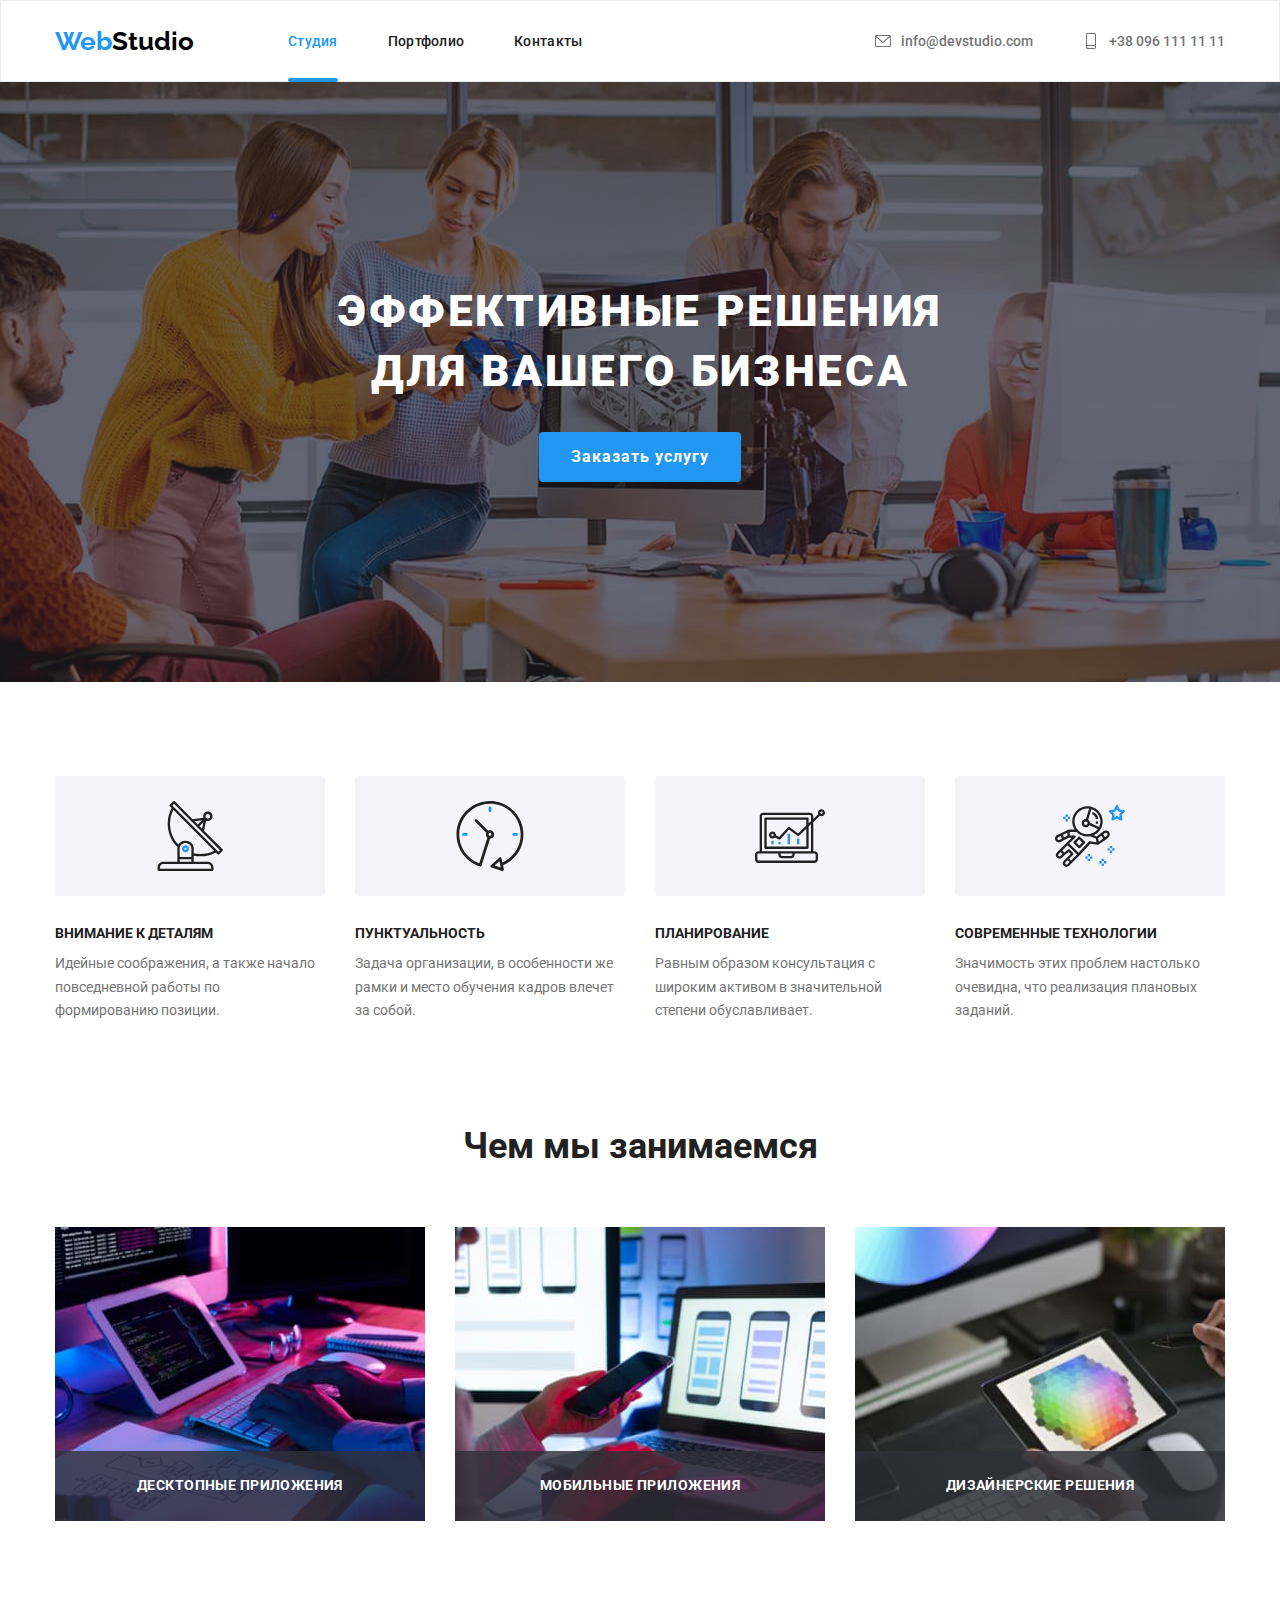
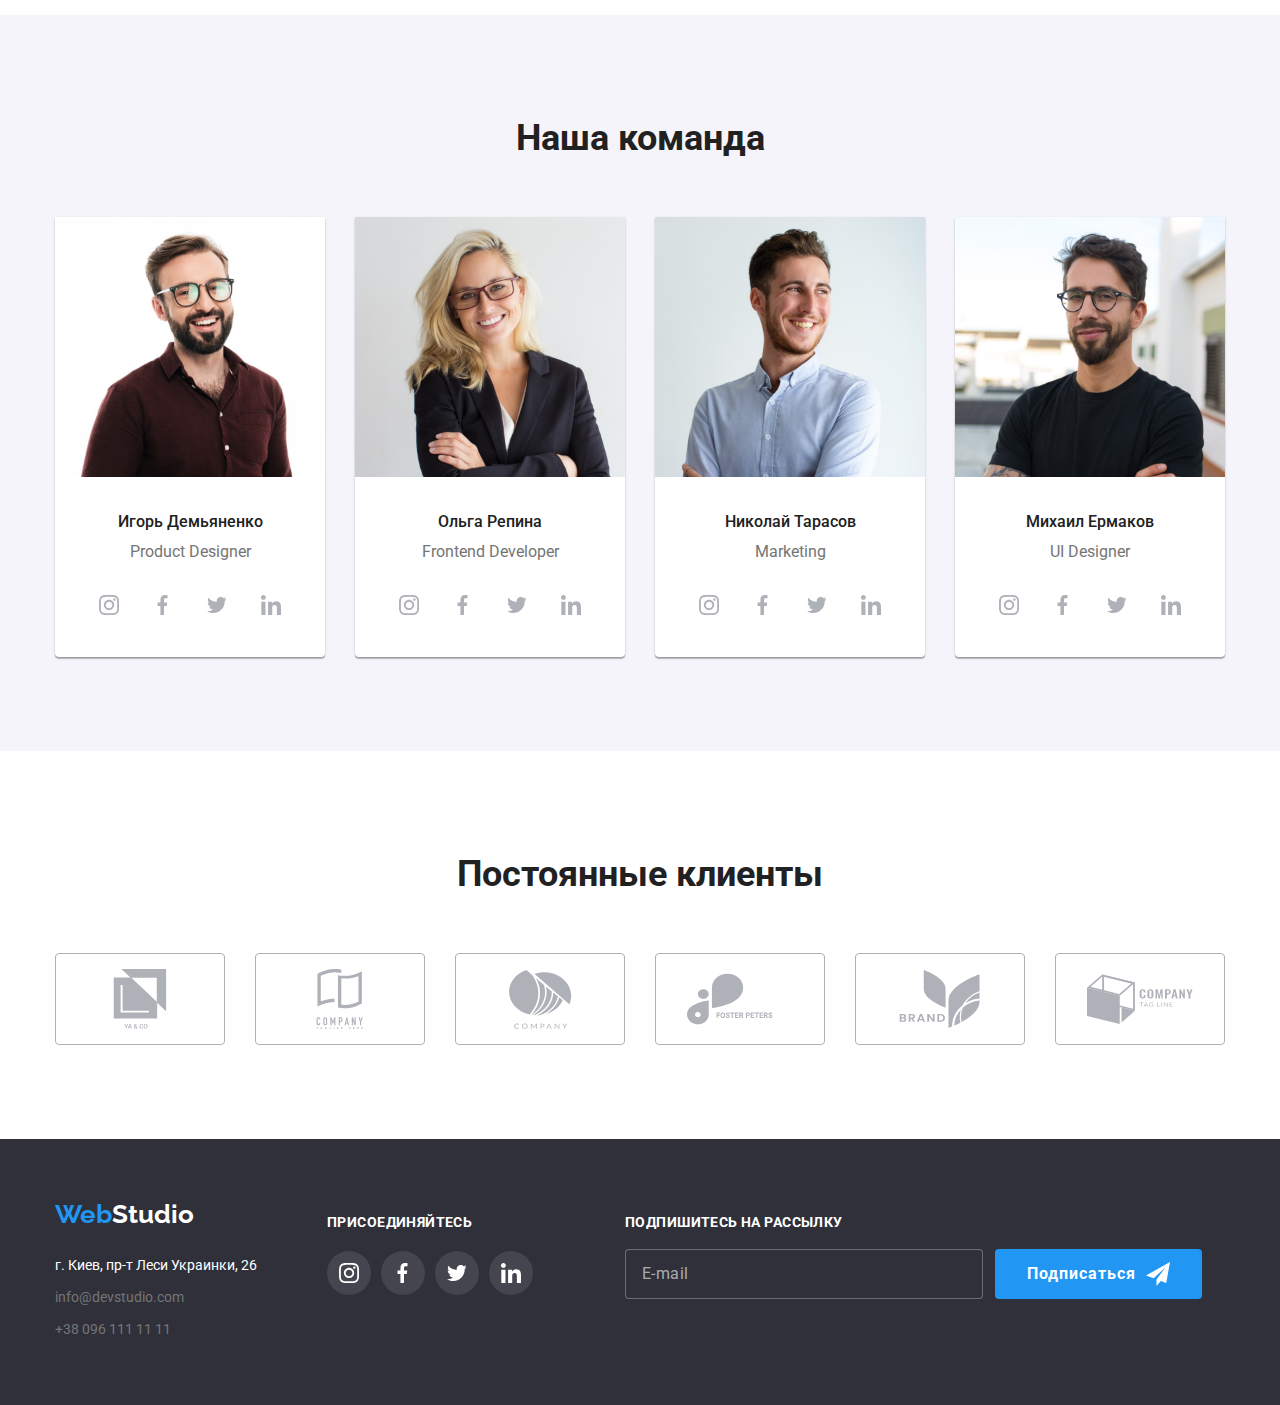
<file: index.html>
<!DOCTYPE html>
<html lang="ru">
  <head>
    <meta charset="UTF-8" />
    <meta http-equiv="X-UA-Compatible" content="IE=edge" />
    <meta name="viewport" content="width=device-width, initial-scale=1.0" />
    <title>WebStudio (version 2.1)</title>
    <!-- шрифты -->
    <link rel="preconnect" href="https://fonts.googleapis.com" />
    <link rel="preconnect" href="https://fonts.gstatic.com" crossorigin />
    <link
      href="https://fonts.googleapis.com/css2?family=Raleway:ital,wght@0,100;0,200;0,300;0,400;0,500;0,600;0,700;0,800;0,900;1,100;1,200;1,300;1,400;1,500;1,600;1,700;1,800;1,900&family=Roboto:ital,wght@0,100;0,300;0,400;0,500;0,700;0,900;1,100;1,300;1,400;1,500;1,700;1,900&display=swap"
      rel="stylesheet"
    />
    <!-- шрифты -->
    <link rel="stylesheet" href="./css/main.min.css" />
  </head>
  <body>
    <header class="header">
      <div class="container container--flex">
        <nav class="navigation-box navigation-box--border">
          <div class="logo-box">
            <a href="./index.html" class="logo" lang="en"
              ><span class="logo__first-half">Web</span
              ><span class="logo__second-half">Studio</span></a
            >
          </div>
          <ul class="navigation">
            <li class="navigation__list">
              <a
                class="navigation__link navigation__link--visited"
                href="./index.html"
                >Студия</a
              >
            </li>
            <li class="navigation__list">
              <a class="navigation__link" href="./portfolio.html">Портфолио</a>
            </li>
            <li class="navigation__list">
              <a class="navigation__link" href="./try.html">Контакты</a>
            </li>
          </ul>
        </nav>
        <ul class="contact">
          <li class="contact__list">
            <a class="contact__link" href="mailto:info@devstudio.com"
              ><svg class="contact__icon" width="16" height="12">
                <use href="./images/icons.svg#email"></use>
              </svg>
              info@devstudio.com</a
            >
          </li>
          <li class="contact__list">
            <a class="contact__link" href="tel:+380961111111">
              <svg class="contact__icon" width="16" height="16">
                <use href="./images/icons.svg#smartphone"></use>
              </svg>
              +38 096 111 11 11</a
            >
          </li>
        </ul>
      </div>
    </header>

    <main>
      <section class="hero">
        <div class="container">
          <h1 class="hero__title">Эффективные решения для вашего бизнеса</h1>
          <button data-modal-open class="button hero__button" type="button">
            Заказать услугу
          </button>
        </div>
      </section>

      <section class="benefits">
        <div class="container">
          <h2 class="text-hidden">Наши преимущества</h2>
          <ul class="cards">
            <li class="benefits__list cards__list">
              <div class="benefits__box-icon" style="height: 120px">
                <svg class="benefits__icon" width="70" height="70">
                  <use href="./images/icons.svg#sputnik"></use>
                </svg>
              </div>
              <h3 class="benefits__tittle">Внимание к деталям</h3>
              <p class="benefits__text">
                Идейные соображения, а также начало повседневной работы по
                формированию позиции.
              </p>
            </li>
            <li class="benefits__list cards__list">
              <div class="benefits__box-icon" style="height: 120px">
                <svg class="benefits__icon" width="70" height="70">
                  <use href="./images/icons.svg#clock"></use>
                </svg>
              </div>
              <h3 class="benefits__tittle">Пунктуальность</h3>
              <p class="benefits__text">
                Задача организации, в особенности же рамки и место обучения кадров
                влечет за собой.
              </p>
            </li>
            <li class="benefits__list cards__list">
              <div class="benefits__box-icon" style="height: 120px">
                <svg class="benefits__icon" width="70" height="70">
                  <use href="./images/icons.svg#diagram"></use>
                </svg>
              </div>
              <h3 class="benefits__tittle">Планирование</h3>
              <p class="benefits__text">
                Равным образом консультация с широким активом в значительной степени
                обуславливает.
              </p>
            </li>
            <li class="benefits__list cards__list">
              <div class="benefits__box-icon" style="height: 120px">
                <svg class="benefits__icon" width="70" height="70">
                  <use href="./images/icons.svg#astronaut"></use>
                </svg>
              </div>
              <h3 class="benefits__tittle">Современные технологии</h3>
              <p class="benefits__text">
                Значимость этих проблем настолько очевидна, что реализация плановых
                заданий.
              </p>
            </li>
          </ul>
        </div>
      </section>

      <section class="gallery">
        <div class="container">
          <h2 class="gallery__title other-title">Чем мы занимаемся</h2>
          <ul class="cards">
            <li class="cards__list">
              <div class="box">
                <img
                  src="./images/programms1.jpg"
                  alt="programms"
                  class="gallery__image"
                  width="370"
                  height="294"
                />
                <p class="gallery__text">Десктопные приложения</p>
              </div>
            </li>
            <li class="cards__list">
              <div class="box">
                <img
                  src="./images/adaptation2.jpg"
                  alt="adaptation"
                  class="gallery__image"
                  width="370"
                  height="294"
                />
                <p class="gallery__text">Мобильные приложения</p>
              </div>
            </li>
            <li class="cards__list">
              <div class="box">
                <img
                  src="./images/choose_color3.jpg"
                  alt="choose_color"
                  class="gallery__image"
                  width="370"
                  height="294"
                />
                <p class="gallery__text">Дизайнерские решения</p>
              </div>
            </li>
          </ul>
        </div>
      </section>

      <section class="teams section-grey">
        <div class="container">
          <h2 class="other-title teams__title">Наша команда</h2>
          <ul class="cards">
            <li class="cards__list person">
              <img
                src="./images/teams/igordemyanenko1.jpg"
                alt="Игорь Демьяненко"
                class="person__image"
                width="270"
                height="260"
              />
              <div class="person__box-texts">
                <h3 class="person__name">Игорь Демьяненко</h3>
                <p class="person__text" lang="en">Product Designer</p>
                <div class="box person__box-utils">
                  <ul class="socials">
                    <li class="socials__list">
                      <a href="" class="socials__link">
                        <svg class="socials__icon">
                          <use href="./images/icons.svg#instagram"></use>
                        </svg>
                      </a>
                    </li>
                    <li class="socials__list">
                      <a href="" class="socials__link">
                        <svg class="socials__icon">
                          <use href="./images/icons.svg#fecebook"></use>
                        </svg>
                      </a>
                    </li>
                    <li class="socials__list">
                      <a href="" class="socials__link">
                        <svg class="socials__icon">
                          <use href="./images/icons.svg#tviter"></use>
                        </svg>
                      </a>
                    </li>
                    <li class="socials__list">
                      <a href="" class="socials__link">
                        <svg class="socials__icon">
                          <use href="./images/icons.svg#linkedin"></use>
                        </svg>
                      </a>
                    </li>
                  </ul>
                </div>
              </div>
            </li>

            <li class="cards__list person">
              <img
                src="./images/teams/olgarepina2.jpg"
                alt="Ольга Репина"
                class="person__image"
                width="270"
                height="260"
              />
              <div class="person__box-texts">
                <h3 class="person__name">Ольга Репина</h3>
                <p class="person__text" lang="en">Frontend Developer</p>
                <div class="box person__box-utils">
                  <ul class="socials">
                    <li class="socials__list">
                      <a href="" class="socials__link">
                        <svg class="socials__icon">
                          <use href="./images/icons.svg#instagram"></use>
                        </svg>
                      </a>
                    </li>
                    <li class="socials__list">
                      <a href="" class="socials__link">
                        <svg class="socials__icon">
                          <use href="./images/icons.svg#fecebook"></use>
                        </svg>
                      </a>
                    </li>
                    <li class="socials__list">
                      <a href="" class="socials__link">
                        <svg class="socials__icon">
                          <use href="./images/icons.svg#tviter"></use>
                        </svg>
                      </a>
                    </li>
                    <li class="socials__list">
                      <a href="" class="socials__link">
                        <svg class="socials__icon">
                          <use href="./images/icons.svg#linkedin"></use>
                        </svg>
                      </a>
                    </li>
                  </ul>
                </div>
              </div>
            </li>

            <li class="cards__list person">
              <img
                src="./images/teams/nikolaytarasov3.jpg"
                alt="Николай Тарасов"
                class="person__image"
                width="270"
                height="260"
              />
              <div class="person__box-texts">
                <h3 class="person__name">Николай Тарасов</h3>
                <p class="person__text" lang="en">Marketing</p>
                <div class="box person__box-utils">
                  <ul class="socials">
                    <li class="socials__list">
                      <a href="" class="socials__link">
                        <svg class="socials__icon">
                          <use href="./images/icons.svg#instagram"></use>
                        </svg>
                      </a>
                    </li>
                    <li class="socials__list">
                      <a href="" class="socials__link">
                        <svg class="socials__icon">
                          <use href="./images/icons.svg#fecebook"></use>
                        </svg>
                      </a>
                    </li>
                    <li class="socials__list">
                      <a href="" class="socials__link">
                        <svg class="socials__icon">
                          <use href="./images/icons.svg#tviter"></use>
                        </svg>
                      </a>
                    </li>
                    <li class="socials__list">
                      <a href="" class="socials__link">
                        <svg class="socials__icon">
                          <use href="./images/icons.svg#linkedin"></use>
                        </svg>
                      </a>
                    </li>
                  </ul>
                </div>
              </div>
            </li>

            <li class="cards__list person">
              <img
                src="./images/teams/mikhailermakov4.jpg"
                alt="mikhailermakov"
                class="person__image"
                width="270"
                height="260"
              />
              <div class="person__box-texts">
                <h3 class="person__name">Михаил Ермаков</h3>
                <p class="person__text" lang="en">UI Designer</p>
                <div class="box person__box-utils">
                  <ul class="socials">
                    <li class="socials__list">
                      <a href="" class="socials__link">
                        <svg class="socials__icon">
                          <use href="./images/icons.svg#instagram"></use>
                        </svg>
                      </a>
                    </li>
                    <li class="socials__list">
                      <a href="" class="socials__link">
                        <svg class="socials__icon">
                          <use href="./images/icons.svg#fecebook"></use>
                        </svg>
                      </a>
                    </li>
                    <li class="socials__list">
                      <a href="" class="socials__link">
                        <svg class="socials__icon">
                          <use href="./images/icons.svg#tviter"></use>
                        </svg>
                      </a>
                    </li>
                    <li class="socials__list">
                      <a href="" class="socials__link">
                        <svg class="socials__icon">
                          <use href="./images/icons.svg#linkedin"></use>
                        </svg>
                      </a>
                    </li>
                  </ul>
                </div>
              </div>
            </li>
          </ul>
        </div>
      </section>

      <section class="clients">
        <div class="container">
          <h2 class="other-title clients__title">Постоянные клиенты</h2>
          <ul class="cards">
            <li class="cards__list clients__list">
              <a href="" class="clients__link">
                <svg class="clients__icon">
                  <use href="./images/icons.svg#Object1"></use>
                </svg>
              </a>
            </li>
            <li class="cards__list clients__list">
              <a href="" class="clients__link">
                <svg class="clients__icon">
                  <use href="./images/icons.svg#Object2"></use>
                </svg>
              </a>
            </li>
            <li class="cards__list clients__list">
              <a href="" class="clients__link">
                <svg class="clients__icon">
                  <use href="./images/icons.svg#Object3"></use>
                </svg>
              </a>
            </li>

            <li class="cards__list clients__list">
              <a href="" class="clients__link">
                <svg class="clients__icon">
                  <use href="./images/icons.svg#Object4"></use>
                </svg>
              </a>
            </li>
            <li class="cards__list clients__list">
              <a href="" class="clients__link">
                <svg class="clients__icon">
                  <use href="./images/icons.svg#Object5"></use>
                </svg>
              </a>
            </li>
            <li class="cards__list clients__list">
              <a href="" class="clients__link">
                <svg class="clients__icon">
                  <use href="./images/icons.svg#Object6"></use>
                </svg>
              </a>
            </li>
          </ul>
        </div>
      </section>
    </main>

    <footer class="footer section-dark">
      <div class="container box-flex">
        <div class="footer__box-contact">
          <a href="./index.html" class="logo" lang="en"
            ><span class="logo__first-half">Web</span
            ><span class="logo__second-half logo__second-half--white"
              >Studio</span
            ></a
          >
          <address class="footer__address">
            <ul class="contact contact--footer">
              <li class="contact__list contact__list--none">
                <a
                  class="contact__link contact__link--footer contact__link--white"
                  target="_blank"
                  rel="noreferrer noopener"
                  href="https://goo.gl/maps/MACws7WKtXHHxCj89"
                  >г. Киев, пр-т Леси Украинки, 26</a
                >
              </li>
              <li class="contact__list contact__list--noner">
                <a
                  class="contact__link contact__link--footer"
                  href="mailto:info@devstudio.com"
                  >info@devstudio.com</a
                >
              </li>
              <li class="contact__list contact__list--none">
                <a
                  class="contact__link contact__link--footer"
                  href="tel:+380961111111"
                  >+38 096 111 11 11</a
                >
              </li>
            </ul>
          </address>
        </div>
        <div class="footer__box-social">
          <h3 class="footer__title">присоединяйтесь</h3>
          <ul class="socials">
            <li class="socials__list">
              <a href="" class="socials__link socials__link--dark">
                <svg class="socials__icon socials__icon--white">
                  <use href="./images/icons.svg#instagram"></use>
                </svg>
              </a>
            </li>
            <li class="socials__list">
              <a href="" class="socials__link socials__link--dark">
                <svg class="socials__icon socials__icon--white">
                  <use href="./images/icons.svg#fecebook"></use>
                </svg>
              </a>
            </li>
            <li class="socials__list">
              <a href="" class="socials__link socials__link--dark">
                <svg class="socials__icon socials__icon--white">
                  <use href="./images/icons.svg#tviter"></use>
                </svg>
              </a>
            </li>
            <li class="socials__list">
              <a href="" class="socials__link socials__link--dark">
                <svg class="socials__icon socials__icon--white">
                  <use href="./images/icons.svg#linkedin"></use>
                </svg>
              </a>
            </li>
          </ul>
        </div>
        <div class="footer__box-subscribe">
          <label
            ><span class="input-label footer__input-label"
              >Подпишитесь на рассылку</span
            ></label
          >
          <form class="box-flex" name="subscr-form" autocomplete="on">
            <input
              class="input footer__input"
              type="email"
              name="email"
              id="email"
              placeholder="E-mail"
            />
            <button type="submit" class="button footer__button">
              Подписаться
              <svg class="button__icon">
                <use href="./images/icons.svg#icon-send"></use>
              </svg>
            </button>
          </form>
        </div>
      </div>
    </footer>

    <div data-modal class="modal is-hidden">
      <div class="modal__box">
        <button data-modal-close class="button-close" type="button">x</button>
        <form class="modal__form">
          <p class="modal__title">Оставьте свои данные, мы вам перезвоним</p>
          <div role="group">
            <label class="box"
              ><span class="input-label modal__input-label">Имя</span>
              <span class="box">
                <input
                  class="input modal__input"
                  type="text"
                  name="name"
                  placeholder=" "
                />
                <svg class="input-icon">
                  <use href="./images/icons.svg#celovechek"></use>
                </svg>
              </span>
            </label>
            <label class="box"
              ><span class="input-label modal__input-label">Телефон</span>
              <span class="box">
                <input
                  class="input modal__input"
                  type="tel"
                  name="number-phone"
                  placeholder=" "
                />
                <svg class="input-icon">
                  <use href="./images/icons.svg#telefon"></use>
                </svg>
              </span>
            </label>
            <label class="box"
              ><span class="input-label modal__input-label">Почта</span>
              <span class="box">
                <input
                  class="input modal__input"
                  type="email"
                  name="mail"
                  placeholder=" "
                />
                <svg class="input-icon">
                  <use href="./images/icons.svg#convert"></use>
                </svg>
              </span>
            </label>
            <label
              ><span class="input-label modal__input-label">Комментарий</span>
              <textarea
                class="input input-comments"
                name="comments"
                placeholder="Введите текст"
              ></textarea>
            </label>
            <label class="box agreement">
              <span class="agreement__input-label"
                ><input class="input-agreement" type="checkbox" />
                <a class="agreement__terms" href="">Условия договора</a>
                <span class="agreement__text"
                  >Соглашаюсь с рассылкой и принимаю</span
                >
                <span class="agreement__icon"> </span>
              </span>
            </label>
          </div>
          <button class="button modal__button" type="submit">Отправить</button>
        </form>
      </div>
    </div>
    <script src="./js/modal.js"></script>
  </body>
</html>
</file>
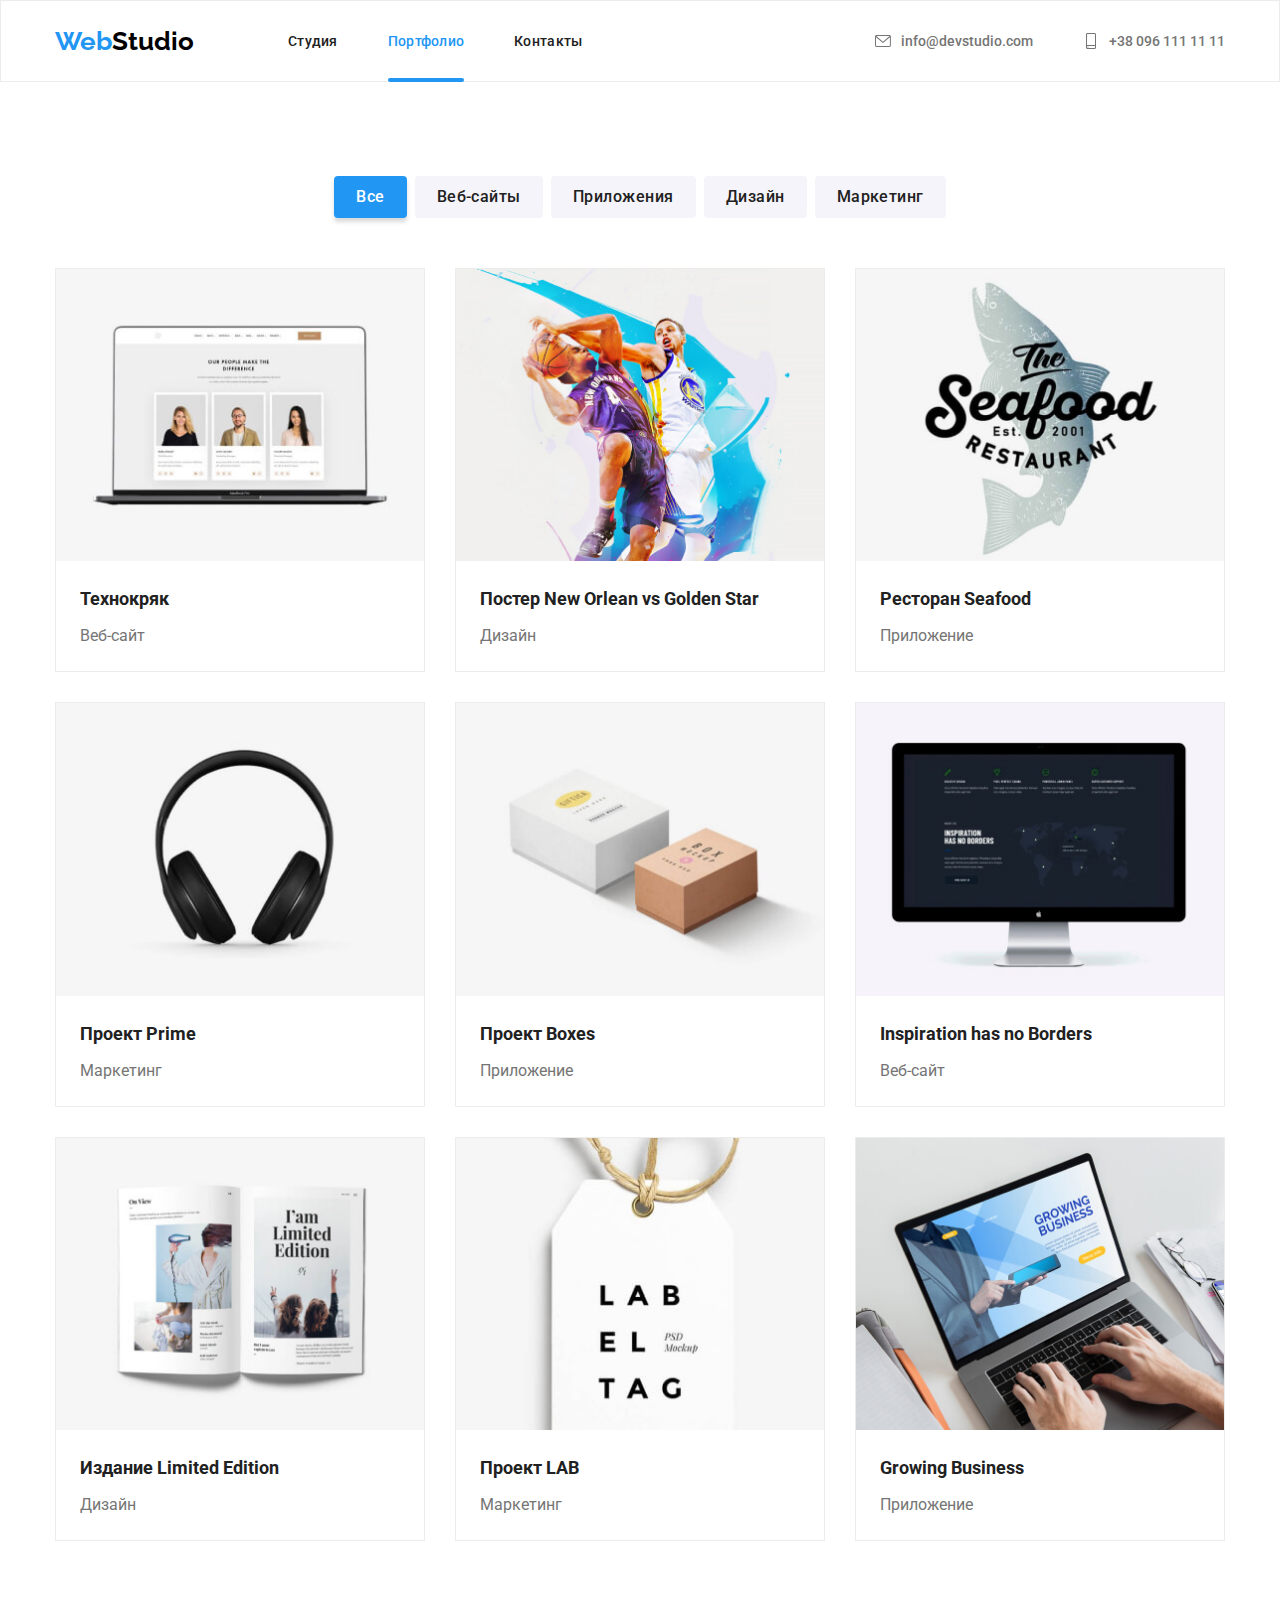
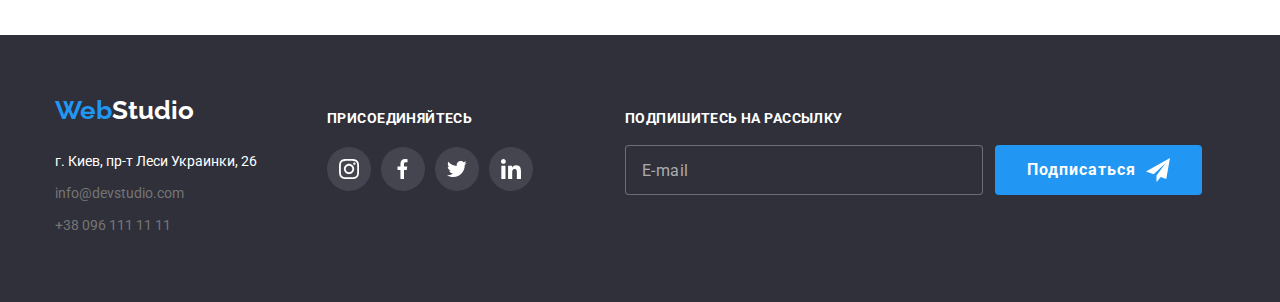
<file: portfolio.html>
<!DOCTYPE html>
<html lang="ru">
  <head>
    <meta charset="UTF-8" />
    <meta http-equiv="X-UA-Compatible" content="IE=edge" />
    <meta name="viewport" content="width=device-width, initial-scale=1.0" />
    <title>WebStudio (version 2.1)</title>
    <!-- шрифты -->
    <link rel="preconnect" href="https://fonts.googleapis.com" />
    <link rel="preconnect" href="https://fonts.gstatic.com" crossorigin />
    <link
      href="https://fonts.googleapis.com/css2?family=Raleway:ital,wght@0,100;0,200;0,300;0,400;0,500;0,600;0,700;0,800;0,900;1,100;1,200;1,300;1,400;1,500;1,600;1,700;1,800;1,900&family=Roboto:ital,wght@0,100;0,300;0,400;0,500;0,700;0,900;1,100;1,300;1,400;1,500;1,700;1,900&display=swap"
      rel="stylesheet"
    />
    <!-- шрифты -->
    <link rel="stylesheet" href="./css/profile.min.css" />
  </head>
  <body>
    <header class="header">
      <div class="container container--flex">
        <nav class="navigation-box navigation-box--border">
          <div class="logo-box">
            <a href="./index.html" class="logo" lang="en"
              ><span class="logo__first-half">Web</span
              ><span class="logo__second-half">Studio</span></a
            >
          </div>
          <ul class="navigation">
            <li class="navigation__list">
              <a class="navigation__link" href="./index.html">Студия</a>
            </li>
            <li class="navigation__list">
              <a
                class="navigation__link navigation__link--visited"
                href="./portfolio.html"
                >Портфолио</a
              >
            </li>
            <li class="navigation__list">
              <a class="navigation__link" href="./try.html">Контакты</a>
            </li>
          </ul>
        </nav>
        <ul class="contact">
          <li class="contact__list">
            <a class="contact__link" href="mailto:info@devstudio.com"
              ><svg class="contact__icon" width="16" height="12">
                <use href="./images/icons.svg#email"></use>
              </svg>
              info@devstudio.com</a
            >
          </li>
          <li class="contact__list">
            <a class="contact__link" href="tel:+380961111111">
              <svg class="contact__icon" width="16" height="16">
                <use href="./images/icons.svg#smartphone"></use>
              </svg>
              +38 096 111 11 11</a
            >
          </li>
        </ul>
      </div>
    </header>

    <main>
      <section class="section">
        <div class="container">
          <h1 class="text-hidden">Портфолио работ</h1>
          <div class="filter">
            <ul class="filter__box">
              <li class="filter__list">
                <button
                  class="button filter__button filter__button--visit"
                  type="button"
                >
                  Все
                </button>
              </li>
              <li class="filter__list">
                <button class="button filter__button" type="button">
                  Веб-сайты
                </button>
              </li>
              <li class="filter__list">
                <button class="button filter__button" type="button">
                  Приложения
                </button>
              </li>
              <li class="filter__list">
                <button class="button filter__button" type="button">Дизайн</button>
              </li>
              <li class="filter__list">
                <button class="button filter__button" type="button">
                  Маркетинг
                </button>
              </li>
            </ul>
          </div>
          <div class="jobs">
            <ul class="jobs__box">
              <li class="jobs__list">
                <div class="box overhid">
                  <img
                    src="./images/portfolio/img.jpg"
                    alt="laptop-with-profiles"
                    width="370"
                    height="294"
                    class="jobs__image"
                  />
                  <p class="jobs__description-text">
                    Ресурс предлагает комплексные предложения с разным уровнем
                    функционала и сервисов. Все это позволит посетителю получить
                    исчерпывающие сведения о компании или частном лице.
                  </p>
                </div>
                <div class="description">
                  <h2 class="description__title">Технокряк</h2>
                  <p class="description__text">Веб-сайт</p>
                </div>
              </li>
              <li class="jobs__list">
                <div class="box overhid">
                  <img
                    src="./images/portfolio/img-1.jpg"
                    alt="two-basketballers"
                    width="370"
                    height="294"
                    class="jobs__image"
                  />
                  <p class="jobs__description-text">
                    Ресурс предлагает комплексные предложения с разным уровнем
                    функционала и сервисов. Все это позволит посетителю получить
                    исчерпывающие сведения о компании или частном лице.
                  </p>
                </div>
                <div class="description">
                  <h2 class="description__title">
                    Постер <span lang="en">New Orlean vs Golden Star</span>
                  </h2>
                  <p class="description__text">Дизайн</p>
                </div>
              </li>
              <li class="jobs__list">
                <div class="box overhid">
                  <img
                    src="./images/portfolio/img-2.jpg"
                    alt="restaurant-seafood"
                    width="370"
                    height="294"
                    class="jobs__image"
                  />
                  <p class="jobs__description-text">
                    Ресурс предлагает комплексные предложения с разным уровнем
                    функционала и сервисов. Все это позволит посетителю получить
                    исчерпывающие сведения о компании или частном лице.
                  </p>
                </div>
                <div class="description">
                  <h2 class="description__title">
                    Ресторан <span lang="en">Seafood</span>
                  </h2>
                  <p class="description__text">Приложение</p>
                </div>
              </li>
              <li class="jobs__list">
                <div class="box overhid">
                  <img
                    src="./images/portfolio/img-3.jpg"
                    alt="headphones"
                    width="370"
                    height="294"
                    class="jobs__image"
                  />
                  <p class="jobs__description-text">
                    Ресурс предлагает комплексные предложения с разным уровнем
                    функционала и сервисов. Все это позволит посетителю получить
                    исчерпывающие сведения о компании или частном лице.
                  </p>
                </div>
                <div class="description">
                  <h2 class="description__title">
                    Проект <span lang="en">Prime</span>
                  </h2>
                  <p class="description__text">Маркетинг</p>
                </div>
              </li>
              <li class="jobs__list">
                <div class="box overhid">
                  <img
                    src="./images/portfolio/img-4.jpg"
                    alt="two-boxes"
                    width="370"
                    height="294"
                    class="jobs__image"
                  />
                  <p class="jobs__description-text">
                    Ресурс предлагает комплексные предложения с разным уровнем
                    функционала и сервисов. Все это позволит посетителю получить
                    исчерпывающие сведения о компании или частном лице.
                  </p>
                </div>
                <div class="description">
                  <h2 class="description__title">
                    Проект <span lang="en">Boxes</span>
                  </h2>
                  <p class="description__text">Приложение</p>
                </div>
              </li>
              <li class="jobs__list">
                <div class="box overhid">
                  <img
                    src="./images/portfolio/img-5.jpg"
                    alt="monitor"
                    width="370"
                    height="294"
                    class="jobs__image"
                  />
                  <p class="jobs__description-text">
                    Ресурс предлагает комплексные предложения с разным уровнем
                    функционала и сервисов. Все это позволит посетителю получить
                    исчерпывающие сведения о компании или частном лице.
                  </p>
                </div>
                <div class="description">
                  <h2 class="description__title" lang="en">
                    Inspiration has no Borders
                  </h2>
                  <p class="description__text">Веб-сайт</p>
                </div>
              </li>
              <li class="jobs__list">
                <div class="box overhid">
                  <img
                    src="./images/portfolio/img-6.jpg"
                    alt="magazine"
                    width="370"
                    height="294"
                    class="jobs__image"
                  />
                  <p class="jobs__description-text">
                    Ресурс предлагает комплексные предложения с разным уровнем
                    функционала и сервисов. Все это позволит посетителю получить
                    исчерпывающие сведения о компании или частном лице.
                  </p>
                </div>
                <div class="description">
                  <h2 class="description__title">
                    Издание <span lang="en">Limited Edition</span>
                  </h2>
                  <p class="description__text">Дизайн</p>
                </div>
              </li>
              <li class="jobs__list">
                <div class="box overhid">
                  <img
                    src="./images/portfolio/img-7.jpg"
                    alt="tag"
                    width="370"
                    height="294"
                    class="jobs__image"
                  />
                  <p class="jobs__description-text">
                    Ресурс предлагает комплексные предложения с разным уровнем
                    функционала и сервисов. Все это позволит посетителю получить
                    исчерпывающие сведения о компании или частном лице.
                  </p>
                </div>
                <div class="description">
                  <h2 class="description__title">
                    Проект <span lang="en">LAB</span>
                  </h2>
                  <p class="description__text">Маркетинг</p>
                </div>
              </li>
              <li class="jobs__list">
                <div class="box overhid">
                  <img
                    src="./images/portfolio/img-8.jpg"
                    alt="work-on-laptop"
                    width="370"
                    height="294"
                    class="jobs__image"
                  />
                  <p class="jobs__description-text">
                    Ресурс предлагает комплексные предложения с разным уровнем
                    функционала и сервисов. Все это позволит посетителю получить
                    исчерпывающие сведения о компании или частном лице.
                  </p>
                </div>
                <div class="description">
                  <h2 class="description__title" lang="en">Growing Business</h2>
                  <p class="description__text">Приложение</p>
                </div>
              </li>
            </ul>
          </div>
        </div>
      </section>
    </main>

    <footer class="footer section-dark">
      <div class="container box-flex">
        <div class="footer__box-contact">
          <a href="./index.html" class="logo" lang="en"
            ><span class="logo__first-half">Web</span
            ><span class="logo__second-half logo__second-half--white"
              >Studio</span
            ></a
          >
          <address class="footer__address">
            <ul class="contact contact--footer">
              <li class="contact__list contact__list--none">
                <a
                  class="contact__link contact__link--footer contact__link--white"
                  target="_blank"
                  rel="noreferrer noopener"
                  href="https://goo.gl/maps/MACws7WKtXHHxCj89"
                  >г. Киев, пр-т Леси Украинки, 26</a
                >
              </li>
              <li class="contact__list contact__list--noner">
                <a
                  class="contact__link contact__link--footer"
                  href="mailto:info@devstudio.com"
                  >info@devstudio.com</a
                >
              </li>
              <li class="contact__list contact__list--none">
                <a
                  class="contact__link contact__link--footer"
                  href="tel:+380961111111"
                  >+38 096 111 11 11</a
                >
              </li>
            </ul>
          </address>
        </div>
        <div class="footer__box-social">
          <h3 class="footer__title">присоединяйтесь</h3>
          <ul class="socials">
            <li class="socials__list">
              <a href="" class="socials__link socials__link--dark">
                <svg class="socials__icon socials__icon--white">
                  <use href="./images/icons.svg#instagram"></use>
                </svg>
              </a>
            </li>
            <li class="socials__list">
              <a href="" class="socials__link socials__link--dark">
                <svg class="socials__icon socials__icon--white">
                  <use href="./images/icons.svg#fecebook"></use>
                </svg>
              </a>
            </li>
            <li class="socials__list">
              <a href="" class="socials__link socials__link--dark">
                <svg class="socials__icon socials__icon--white">
                  <use href="./images/icons.svg#tviter"></use>
                </svg>
              </a>
            </li>
            <li class="socials__list">
              <a href="" class="socials__link socials__link--dark">
                <svg class="socials__icon socials__icon--white">
                  <use href="./images/icons.svg#linkedin"></use>
                </svg>
              </a>
            </li>
          </ul>
        </div>
        <div class="footer__box-subscribe">
          <label
            ><span class="input-label footer__input-label"
              >Подпишитесь на рассылку</span
            ></label
          >
          <form class="box-flex" name="subscr-form" autocomplete="on">
            <input
              class="input footer__input"
              type="email"
              name="email"
              id="email"
              placeholder="E-mail"
            />
            <button type="submit" class="button footer__button">
              Подписаться
              <svg class="button__icon">
                <use href="./images/icons.svg#icon-send"></use>
              </svg>
            </button>
          </form>
        </div>
      </div>
    </footer>
  </body>
</html>
</file>
<file: css/main.min.css>
.logo__second-half,.logo__first-half{font-family:"Raleway",sans-serif;font-weight:700;font-size:26px;line-height:1.192}.navigation,.navigation-box,.container--flex,.contact__link,.contact,.agreement__input-label,.button{display:-webkit-box;display:-ms-flexbox;display:flex;-webkit-box-align:center;-ms-flex-align:center;align-items:center}.person__text,.person__name,.other-title{display:block;text-align:center}.clients__link,.gallery__text,.benefits__box-icon,.socials__link,.button-close{display:-webkit-box;display:-ms-flexbox;display:flex;-webkit-box-align:center;-ms-flex-align:center;align-items:center;-webkit-box-pack:center;-ms-flex-pack:center;justify-content:center}.modal__box{position:absolute;left:50%;top:50%;-webkit-transform:translate(-50%, -50%) scale(1);transform:translate(-50%, -50%) scale(1)}.person__text,.person__name{font-weight:400;font-size:16px;line-height:1.875}a{text-decoration:none}html{-webkit-box-sizing:border-box;box-sizing:border-box}*,*::before,*::after{-webkit-box-sizing:inherit;box-sizing:inherit}img{display:block;max-width:100%;height:auto}a,input,button,textarea{outline:none}button{font-family:inherit;border:none;outline:none;cursor:pointer}html,body,div,span,applet,object,iframe,h1,h2,h3,h4,h5,h6,p,blockquote,pre,a,abbr,acronym,address,big,cite,code,del,dfn,em,img,ins,kbd,q,s,samp,small,strike,strong,sub,sup,tt,var,b,u,i,center,dl,dt,dd,ol,ul,li,fieldset,form,label,legend,table,caption,tbody,tfoot,thead,tr,th,td,article,aside,canvas,details,embed,figure,figcaption,footer,header,hgroup,menu,nav,output,ruby,section,summary,time,mark,audio,video{margin:0;padding:0;border:0;font-size:100%;font:inherit;vertical-align:baseline}article,aside,details,figcaption,figure,footer,header,hgroup,menu,nav,section{display:block}body{line-height:1}ol,ul{list-style:none}blockquote,q{quotes:none}blockquote:before,blockquote:after,q:before,q:after{content:"";content:none}table{border-collapse:collapse;border-spacing:0}body{font-family:"Roboto",sans-serif;color:#212121;font-size:14px}.container{width:1200px;padding-left:15px;padding-right:15px;margin:0 auto}.section-grey{background-color:#f5f4fa}.section-dark{background-color:#2f303a}.box{display:block;position:relative}.box-flex{display:-webkit-box;display:-ms-flexbox;display:flex}.other-title{font-weight:700;font-size:36px;line-height:1.66}.text-hidden{position:absolute;width:1px;height:1px;padding:0;margin:-1px;overflow:hidden;clip:rect(0, 0, 0, 0);white-space:nowrap;border:0}.is-hidden{opacity:0;pointer-events:none;-webkit-transition:opacity 250ms cubic-bezier(0.4, 0, 0.2, 1),-webkit-transform 250ms cubic-bezier(0.4, 0, 0.2, 1);transition:opacity 250ms cubic-bezier(0.4, 0, 0.2, 1),-webkit-transform 250ms cubic-bezier(0.4, 0, 0.2, 1);transition:transform 250ms cubic-bezier(0.4, 0, 0.2, 1),opacity 250ms cubic-bezier(0.4, 0, 0.2, 1);transition:transform 250ms cubic-bezier(0.4, 0, 0.2, 1),opacity 250ms cubic-bezier(0.4, 0, 0.2, 1),-webkit-transform 250ms cubic-bezier(0.4, 0, 0.2, 1)}.overhid{overflow:hidden}.cards{display:-webkit-box;display:-ms-flexbox;display:flex}.cards__list+.cards__list{margin-left:30px}.logo-box{margin-right:94px}.logo__first-half{color:#2196f3;-webkit-transition:color 250ms cubic-bezier(0.4, 0, 0.2, 1);transition:color 250ms cubic-bezier(0.4, 0, 0.2, 1)}.logo:hover .logo__first-half,.logo:focus .logo__first-half{color:#757575}.logo__second-half{color:#000;-webkit-transition:color 250ms cubic-bezier(0.4, 0, 0.2, 1);transition:color 250ms cubic-bezier(0.4, 0, 0.2, 1)}.logo:hover .logo__second-half,.logo:focus .logo__second-half{color:#757575}.logo__second-half--white{color:#fff;-webkit-transition:color 250ms cubic-bezier(0.4, 0, 0.2, 1);transition:color 250ms cubic-bezier(0.4, 0, 0.2, 1)}.button{font-weight:700;font-size:16px;line-height:1.875;letter-spacing:.06em;color:#fff;background-color:#2196f3;border-radius:4px;-webkit-box-shadow:0px 0px 0px rgba(0,0,0,0);box-shadow:0px 0px 0px rgba(0,0,0,0);-webkit-transition:background-color 250ms cubic-bezier(0.4, 0, 0.2, 1),-webkit-box-shadow 250ms cubic-bezier(0.4, 0, 0.2, 1);transition:background-color 250ms cubic-bezier(0.4, 0, 0.2, 1),-webkit-box-shadow 250ms cubic-bezier(0.4, 0, 0.2, 1);transition:background-color 250ms cubic-bezier(0.4, 0, 0.2, 1),box-shadow 250ms cubic-bezier(0.4, 0, 0.2, 1);transition:background-color 250ms cubic-bezier(0.4, 0, 0.2, 1),box-shadow 250ms cubic-bezier(0.4, 0, 0.2, 1),-webkit-box-shadow 250ms cubic-bezier(0.4, 0, 0.2, 1)}.button:hover,.button:focus{background-color:#2288d9;-webkit-box-shadow:0px 4px 4px rgba(0,0,0,.15);box-shadow:0px 4px 4px rgba(0,0,0,.15)}.button__icon{width:24px;height:24px;margin-left:10px;fill:#fff}.button-close{position:absolute;right:1.5%;top:1.4%;width:30px;height:30px;border-radius:50%;font-weight:600;font-size:15px;text-transform:uppercase;background-color:#fff;border:1px solid rgba(255,255,255,.1);-webkit-transition:background-color 250ms cubic-bezier(0.4, 0, 0.2, 1),color 250ms cubic-bezier(0.4, 0, 0.2, 1);transition:background-color 250ms cubic-bezier(0.4, 0, 0.2, 1),color 250ms cubic-bezier(0.4, 0, 0.2, 1)}.button-close:hover,.button-close:focus{background-color:#2288d9;color:#fff}.hero__button{padding:10px 32px;min-width:72px;margin-left:auto;margin-right:auto;margin-top:30px}.footer__button{padding:10px 32px;margin-left:12px}.modal__button{margin:30px auto 0;padding:10px 55px}.filter__button{padding:6px 22px;min-width:72px;font-weight:500;color:#212121;background-color:#f5f4fa;border-radius:4px;letter-spacing:.03em;-webkit-box-shadow:0px 0px 0px rgba(0,0,0,0);box-shadow:0px 0px 0px rgba(0,0,0,0);-webkit-transition:color 250ms cubic-bezier(0.4, 0, 0.2, 1),background-color 250ms cubic-bezier(0.4, 0, 0.2, 1),-webkit-box-shadow 250ms cubic-bezier(0.4, 0, 0.2, 1);transition:color 250ms cubic-bezier(0.4, 0, 0.2, 1),background-color 250ms cubic-bezier(0.4, 0, 0.2, 1),-webkit-box-shadow 250ms cubic-bezier(0.4, 0, 0.2, 1);transition:color 250ms cubic-bezier(0.4, 0, 0.2, 1),background-color 250ms cubic-bezier(0.4, 0, 0.2, 1),box-shadow 250ms cubic-bezier(0.4, 0, 0.2, 1);transition:color 250ms cubic-bezier(0.4, 0, 0.2, 1),background-color 250ms cubic-bezier(0.4, 0, 0.2, 1),box-shadow 250ms cubic-bezier(0.4, 0, 0.2, 1),-webkit-box-shadow 250ms cubic-bezier(0.4, 0, 0.2, 1)}.filter__button:hover,.filter__button:focus{color:#fff;background-color:#2196f3;-webkit-box-shadow:0px 4px 4px rgba(0,0,0,.15);box-shadow:0px 4px 4px rgba(0,0,0,.15)}.filter__button--visit{color:#fff;background-color:#2196f3;-webkit-box-shadow:0px 4px 4px rgba(0,0,0,.15);box-shadow:0px 4px 4px rgba(0,0,0,.15)}.input{position:relative;display:block;border-radius:4px;border:1px solid rgba(255,255,255,.3);-webkit-transition:border-color 250ms cubic-bezier(0.4, 0, 0.2, 1);transition:border-color 250ms cubic-bezier(0.4, 0, 0.2, 1);font-family:"Roboto",sans-serif;font-weight:400;font-size:16px;line-height:1.25;letter-spacing:.03em}.input:hover,.input:focus{border-color:#2196f3}.input::-webkit-input-placeholder{font-family:"Roboto",sans-serif;font-weight:400;font-size:16px;line-height:1.25;letter-spacing:.03em;color:rgba(255,255,255,.6)}.input::-moz-placeholder{font-family:"Roboto",sans-serif;font-weight:400;font-size:16px;line-height:1.25;letter-spacing:.03em;color:rgba(255,255,255,.6)}.input:-ms-input-placeholder{font-family:"Roboto",sans-serif;font-weight:400;font-size:16px;line-height:1.25;letter-spacing:.03em;color:rgba(255,255,255,.6)}.input::-ms-input-placeholder{font-family:"Roboto",sans-serif;font-weight:400;font-size:16px;line-height:1.25;letter-spacing:.03em;color:rgba(255,255,255,.6)}.input::placeholder{font-family:"Roboto",sans-serif;font-weight:400;font-size:16px;line-height:1.25;letter-spacing:.03em;color:rgba(255,255,255,.6)}.footer__input{width:358px;height:50px;padding:16px;background-color:#2f303a;color:#fff}.modal__input{height:40px;width:100%;padding-left:40px;border:1px solid rgba(0,0,0,.15)}.input-label{display:block;cursor:pointer;padding-bottom:4px}.footer__input-label{padding-bottom:20px;font-weight:700;font-size:14px;line-height:1;letter-spacing:.03em;text-transform:uppercase;color:#fff;margin-bottom:0;padding-bottom:20px}.modal__input-label{font-weight:400;font-size:12px;line-height:1;letter-spacing:.01em;color:#757575}.agreement__input-label{-webkit-box-orient:horizontal;-webkit-box-direction:reverse;-ms-flex-direction:row-reverse;flex-direction:row-reverse;-webkit-box-pack:end;-ms-flex-pack:end;justify-content:flex-end;margin-top:20px;font-weight:400;font-size:14px;line-height:1.7;letter-spacing:.03em;cursor:pointer}.input-comments{width:100%;height:120px;padding:12px 16px;resize:none;border:1px solid rgba(0,0,0,.15)}.input-comments::-webkit-input-placeholder{line-height:1.14;letter-spacing:.01em;color:rgba(117,117,117,.5)}.input-comments::-moz-placeholder{line-height:1.14;letter-spacing:.01em;color:rgba(117,117,117,.5)}.input-comments:-ms-input-placeholder{line-height:1.14;letter-spacing:.01em;color:rgba(117,117,117,.5)}.input-comments::-ms-input-placeholder{line-height:1.14;letter-spacing:.01em;color:rgba(117,117,117,.5)}.input-comments::placeholder{line-height:1.14;letter-spacing:.01em;color:rgba(117,117,117,.5)}.input-icon{position:absolute;left:12px;top:50%;-webkit-transform:translateY(-50%);transform:translateY(-50%);fill:#212121;width:18px;height:18px;-webkit-transition:fill 250ms cubic-bezier(0.4, 0, 0.2, 1);transition:fill 250ms cubic-bezier(0.4, 0, 0.2, 1)}.box:hover .input-icon,.input:focus+.input-icon{fill:#2196f3}.input-agreement{position:absolute;width:1px;height:1px;padding:0;margin:-1px;overflow:hidden;clip:rect(0, 0, 0, 0);white-space:nowrap;border:0}.agreement__icon{display:inline-block;width:16px;height:16px;margin-left:12px;background-size:contain;background-origin:padding-box;background-image:url(../images/icon_check.svg);border:2px solid #212121;border-radius:2px;-webkit-transition:border-color 250ms cubic-bezier(0.4, 0, 0.2, 1),background-color 250ms cubic-bezier(0.4, 0, 0.2, 1);transition:border-color 250ms cubic-bezier(0.4, 0, 0.2, 1),background-color 250ms cubic-bezier(0.4, 0, 0.2, 1)}.agreement__input-label:hover .agreement__icon,.agreement__input-label:focus .agreement__icon{border-color:#2196f3}.input-agreement:checked~.agreement__icon{border-color:#2196f3;background-color:#2196f3}.agreement__terms{margin-left:4px;color:#2196f3;-webkit-transition:color 250ms cubic-bezier(0.4, 0, 0.2, 1);transition:color 250ms cubic-bezier(0.4, 0, 0.2, 1)}.agreement__terms:hover,.agreement__terms:focus{color:#2288d9}.agreement__text{margin-left:8px}.contact{margin-left:auto}.contact--footer{display:inline;margin:0}.contact__list:not(:last-child){margin-right:50px}.contact__list--none:not(:last-child){margin:0}.contact__link{padding-top:32px;padding-bottom:32px;font-weight:500;line-height:1.142;color:#757575;-webkit-transition:color 250ms cubic-bezier(0.4, 0, 0.2, 1);transition:color 250ms cubic-bezier(0.4, 0, 0.2, 1)}.contact__link:hover,.contact__link:focus{color:#2196f3}.contact__link--footer{display:inline-block;font-weight:400;line-height:1.71;padding-top:4px;padding-bottom:4px}.contact__link--white{color:#fff}.contact__icon{fill:#757575;margin-right:10px;-webkit-transition:fill 250ms cubic-bezier(0.4, 0, 0.2, 1);transition:fill 250ms cubic-bezier(0.4, 0, 0.2, 1)}.contact__link:hover .contact__icon,.contact__link:focus .contact__icon{fill:#2196f3}.socials{display:-webkit-box;display:-ms-flexbox;display:flex}.socials__list+.socials__list{margin-left:10px}.socials__link{width:44px;height:44px;border-radius:50%;background-color:#fff;-webkit-transition:background-color 250ms cubic-bezier(0.4, 0, 0.2, 1);transition:background-color 250ms cubic-bezier(0.4, 0, 0.2, 1)}.socials__link:hover,.socials__link:focus{background-color:#2196f3}.socials__link--dark{background-color:rgba(255,255,255,.1)}.socials__icon{width:20px;height:20px;fill:#afb1b8;-webkit-transition:fill 250ms cubic-bezier(0.4, 0, 0.2, 1);transition:fill 250ms cubic-bezier(0.4, 0, 0.2, 1)}.socials__link:hover .socials__icon,.socials__link:focus .socials__icon{fill:#fff}.socials__icon--white{fill:#fff}.header{border:1px solid #ececec}.navigation__list+.navigation__list{margin-left:50px}.navigation__link{position:relative;display:block;padding-top:32px;padding-bottom:32px;font-weight:500;line-height:1.142;letter-spacing:.02em;color:#212121;-webkit-transition:color 250ms cubic-bezier(0.4, 0, 0.2, 1);transition:color 250ms cubic-bezier(0.4, 0, 0.2, 1)}.navigation__link:hover,.navigation__link:focus{color:#2196f3}.navigation__link--visited{color:#2196f3}.navigation__link--visited::after{content:"";position:absolute;left:0;bottom:-1px;width:100%;height:4px;background:#2196f3;border-radius:2px}.hero{padding-top:200px;padding-bottom:200px;background-image:url(../images/Overlay.png),url(../images/backgroud.jpg);background-repeat:no-repeat;background-position:center}.hero__title{display:block;text-align:center;margin-left:auto;margin-right:auto;width:694px;font-weight:900;font-size:44px;line-height:1.36;text-transform:uppercase;color:#fff;letter-spacing:.06em}.benefits{padding-top:94px;padding-bottom:94px}.benefits__list{width:calc((100% - 90px)/4)}.benefits__box-icon{margin-bottom:30px;background-color:#f5f4fa;border-radius:4px}.benefits__tittle{font-weight:700;line-height:1.14;text-transform:uppercase}.benefits__text{margin-top:10px;font-weight:400;line-height:1.71;color:#757575}.gallery{padding-bottom:94px}.gallery__title{margin-bottom:50px}.gallery__text{position:absolute;left:0;bottom:0;width:100%;height:70px;font-weight:700;font-size:14px;line-height:1.14;text-align:center;letter-spacing:.03em;text-transform:uppercase;color:#fff;background-color:rgba(47,48,58,.8)}.teams{padding-top:94px;padding-bottom:94px}.teams__title{margin-bottom:48px}.person{background-color:#fff;-webkit-box-shadow:0px 1px 3px rgba(0,0,0,.12),0px 1px 1px rgba(0,0,0,.14),0px 2px 1px rgba(0,0,0,.2);box-shadow:0px 1px 3px rgba(0,0,0,.12),0px 1px 1px rgba(0,0,0,.14),0px 2px 1px rgba(0,0,0,.2);border-radius:0px 0px 4px 4px}.person__box-texts{padding-top:30px;padding-bottom:30px}.person__name{font-weight:500}.person__text{margin-bottom:16px;color:#757575}.person__box-utils{padding:0 32px}.clients{padding-top:94px;padding-bottom:94px}.clients__title{margin-bottom:48px}.clients__list{width:calc((100% - 150px)/6)}.clients__link{height:92px;background-color:#fff;border:1px solid #afb1b8;border-radius:4px;-webkit-transition:border 250ms cubic-bezier(0.4, 0, 0.2, 1);transition:border 250ms cubic-bezier(0.4, 0, 0.2, 1)}.clients__link:hover,.clients__link:focus{border-color:#2196f3}.clients__icon{fill:#afb1b8;height:60px;width:106px;-webkit-transition:fill 250ms cubic-bezier(0.4, 0, 0.2, 1);transition:fill 250ms cubic-bezier(0.4, 0, 0.2, 1)}.clients__link:hover .clients__icon,.clients__link:focus .clients__icon{fill:#2196f3}.footer{padding-top:60px;padding-bottom:60px}.footer__address{margin-top:20px}.footer__box-social{margin-left:70px;margin-top:16px}.footer__box-subscribe{margin-left:92px;margin-top:16px}.footer__title{margin-bottom:20px;font-weight:700;font-size:14px;line-height:1.14;letter-spacing:.03em;text-transform:uppercase;color:#fff}.modal{position:fixed;width:100%;height:100%;left:0;top:0;background:rgba(0,0,0,.15)}.modal__box{opacity:1;width:528px;padding:40px;-webkit-box-shadow:0px 1px 3px rgba(0,0,0,.12),0px 1px 1px rgba(0,0,0,.14),0px 2px 1px rgba(0,0,0,.2);box-shadow:0px 1px 3px rgba(0,0,0,.12),0px 1px 1px rgba(0,0,0,.14),0px 2px 1px rgba(0,0,0,.2);border-radius:4px;background-color:#fff;-webkit-transition:opacity 250ms cubic-bezier(0.4, 0, 0.2, 1),-webkit-transform 250ms cubic-bezier(0.4, 0, 0.2, 1);transition:opacity 250ms cubic-bezier(0.4, 0, 0.2, 1),-webkit-transform 250ms cubic-bezier(0.4, 0, 0.2, 1);transition:transform 250ms cubic-bezier(0.4, 0, 0.2, 1),opacity 250ms cubic-bezier(0.4, 0, 0.2, 1);transition:transform 250ms cubic-bezier(0.4, 0, 0.2, 1),opacity 250ms cubic-bezier(0.4, 0, 0.2, 1),-webkit-transform 250ms cubic-bezier(0.4, 0, 0.2, 1)}.modal.is-hidden .box-modal-form{opacity:0;-webkit-transform:translate(-50%, -50%) scale(1.1);transform:translate(-50%, -50%) scale(1.1)}.modal__title{display:block;margin-bottom:12px;font-weight:700;font-size:20px;line-height:1.15;letter-spacing:.03em}label.box:not(:last-child){margin-bottom:10px}/*# sourceMappingURL=main.min.css.map */
</file>
<file: css/profile.min.css>
.logo__second-half,.logo__first-half{font-family:"Raleway",sans-serif;font-weight:700;font-size:26px;line-height:1.192}.navigation,.navigation-box,.container--flex,.contact__link,.contact,.agreement__input-label,.button{display:-webkit-box;display:-ms-flexbox;display:flex;-webkit-box-align:center;-ms-flex-align:center;align-items:center}.other-title{display:block;text-align:center}.socials__link,.button-close{display:-webkit-box;display:-ms-flexbox;display:flex;-webkit-box-align:center;-ms-flex-align:center;align-items:center;-webkit-box-pack:center;-ms-flex-pack:center;justify-content:center}a{text-decoration:none}html{-webkit-box-sizing:border-box;box-sizing:border-box}*,*::before,*::after{-webkit-box-sizing:inherit;box-sizing:inherit}img{display:block;max-width:100%;height:auto}a,input,button,textarea{outline:none}button{font-family:inherit;border:none;outline:none;cursor:pointer}html,body,div,span,applet,object,iframe,h1,h2,h3,h4,h5,h6,p,blockquote,pre,a,abbr,acronym,address,big,cite,code,del,dfn,em,img,ins,kbd,q,s,samp,small,strike,strong,sub,sup,tt,var,b,u,i,center,dl,dt,dd,ol,ul,li,fieldset,form,label,legend,table,caption,tbody,tfoot,thead,tr,th,td,article,aside,canvas,details,embed,figure,figcaption,footer,header,hgroup,menu,nav,output,ruby,section,summary,time,mark,audio,video{margin:0;padding:0;border:0;font-size:100%;font:inherit;vertical-align:baseline}article,aside,details,figcaption,figure,footer,header,hgroup,menu,nav,section{display:block}body{line-height:1}ol,ul{list-style:none}blockquote,q{quotes:none}blockquote:before,blockquote:after,q:before,q:after{content:"";content:none}table{border-collapse:collapse;border-spacing:0}body{font-family:"Roboto",sans-serif;color:#212121;font-size:14px}.container{width:1200px;padding-left:15px;padding-right:15px;margin:0 auto}.section-grey{background-color:#f5f4fa}.section-dark{background-color:#2f303a}.box{display:block;position:relative}.box-flex{display:-webkit-box;display:-ms-flexbox;display:flex}.other-title{font-weight:700;font-size:36px;line-height:1.66}.text-hidden{position:absolute;width:1px;height:1px;padding:0;margin:-1px;overflow:hidden;clip:rect(0, 0, 0, 0);white-space:nowrap;border:0}.is-hidden{opacity:0;pointer-events:none;-webkit-transition:opacity 250ms cubic-bezier(0.4, 0, 0.2, 1),-webkit-transform 250ms cubic-bezier(0.4, 0, 0.2, 1);transition:opacity 250ms cubic-bezier(0.4, 0, 0.2, 1),-webkit-transform 250ms cubic-bezier(0.4, 0, 0.2, 1);transition:transform 250ms cubic-bezier(0.4, 0, 0.2, 1),opacity 250ms cubic-bezier(0.4, 0, 0.2, 1);transition:transform 250ms cubic-bezier(0.4, 0, 0.2, 1),opacity 250ms cubic-bezier(0.4, 0, 0.2, 1),-webkit-transform 250ms cubic-bezier(0.4, 0, 0.2, 1)}.overhid{overflow:hidden}.cards{display:-webkit-box;display:-ms-flexbox;display:flex}.cards__list+.cards__list{margin-left:30px}.logo-box{margin-right:94px}.logo__first-half{color:#2196f3;-webkit-transition:color 250ms cubic-bezier(0.4, 0, 0.2, 1);transition:color 250ms cubic-bezier(0.4, 0, 0.2, 1)}.logo:hover .logo__first-half,.logo:focus .logo__first-half{color:#757575}.logo__second-half{color:#000;-webkit-transition:color 250ms cubic-bezier(0.4, 0, 0.2, 1);transition:color 250ms cubic-bezier(0.4, 0, 0.2, 1)}.logo:hover .logo__second-half,.logo:focus .logo__second-half{color:#757575}.logo__second-half--white{color:#fff;-webkit-transition:color 250ms cubic-bezier(0.4, 0, 0.2, 1);transition:color 250ms cubic-bezier(0.4, 0, 0.2, 1)}.button{font-weight:700;font-size:16px;line-height:1.875;letter-spacing:.06em;color:#fff;background-color:#2196f3;border-radius:4px;-webkit-box-shadow:0px 0px 0px rgba(0,0,0,0);box-shadow:0px 0px 0px rgba(0,0,0,0);-webkit-transition:background-color 250ms cubic-bezier(0.4, 0, 0.2, 1),-webkit-box-shadow 250ms cubic-bezier(0.4, 0, 0.2, 1);transition:background-color 250ms cubic-bezier(0.4, 0, 0.2, 1),-webkit-box-shadow 250ms cubic-bezier(0.4, 0, 0.2, 1);transition:background-color 250ms cubic-bezier(0.4, 0, 0.2, 1),box-shadow 250ms cubic-bezier(0.4, 0, 0.2, 1);transition:background-color 250ms cubic-bezier(0.4, 0, 0.2, 1),box-shadow 250ms cubic-bezier(0.4, 0, 0.2, 1),-webkit-box-shadow 250ms cubic-bezier(0.4, 0, 0.2, 1)}.button:hover,.button:focus{background-color:#2288d9;-webkit-box-shadow:0px 4px 4px rgba(0,0,0,.15);box-shadow:0px 4px 4px rgba(0,0,0,.15)}.button__icon{width:24px;height:24px;margin-left:10px;fill:#fff}.button-close{position:absolute;right:1.5%;top:1.4%;width:30px;height:30px;border-radius:50%;font-weight:600;font-size:15px;text-transform:uppercase;background-color:#fff;border:1px solid rgba(255,255,255,.1);-webkit-transition:background-color 250ms cubic-bezier(0.4, 0, 0.2, 1),color 250ms cubic-bezier(0.4, 0, 0.2, 1);transition:background-color 250ms cubic-bezier(0.4, 0, 0.2, 1),color 250ms cubic-bezier(0.4, 0, 0.2, 1)}.button-close:hover,.button-close:focus{background-color:#2288d9;color:#fff}.hero__button{padding:10px 32px;min-width:72px;margin-left:auto;margin-right:auto;margin-top:30px}.footer__button{padding:10px 32px;margin-left:12px}.modal__button{margin:30px auto 0;padding:10px 55px}.filter__button{padding:6px 22px;min-width:72px;font-weight:500;color:#212121;background-color:#f5f4fa;border-radius:4px;letter-spacing:.03em;-webkit-box-shadow:0px 0px 0px rgba(0,0,0,0);box-shadow:0px 0px 0px rgba(0,0,0,0);-webkit-transition:color 250ms cubic-bezier(0.4, 0, 0.2, 1),background-color 250ms cubic-bezier(0.4, 0, 0.2, 1),-webkit-box-shadow 250ms cubic-bezier(0.4, 0, 0.2, 1);transition:color 250ms cubic-bezier(0.4, 0, 0.2, 1),background-color 250ms cubic-bezier(0.4, 0, 0.2, 1),-webkit-box-shadow 250ms cubic-bezier(0.4, 0, 0.2, 1);transition:color 250ms cubic-bezier(0.4, 0, 0.2, 1),background-color 250ms cubic-bezier(0.4, 0, 0.2, 1),box-shadow 250ms cubic-bezier(0.4, 0, 0.2, 1);transition:color 250ms cubic-bezier(0.4, 0, 0.2, 1),background-color 250ms cubic-bezier(0.4, 0, 0.2, 1),box-shadow 250ms cubic-bezier(0.4, 0, 0.2, 1),-webkit-box-shadow 250ms cubic-bezier(0.4, 0, 0.2, 1)}.filter__button:hover,.filter__button:focus{color:#fff;background-color:#2196f3;-webkit-box-shadow:0px 4px 4px rgba(0,0,0,.15);box-shadow:0px 4px 4px rgba(0,0,0,.15)}.filter__button--visit{color:#fff;background-color:#2196f3;-webkit-box-shadow:0px 4px 4px rgba(0,0,0,.15);box-shadow:0px 4px 4px rgba(0,0,0,.15)}.input{position:relative;display:block;border-radius:4px;border:1px solid rgba(255,255,255,.3);-webkit-transition:border-color 250ms cubic-bezier(0.4, 0, 0.2, 1);transition:border-color 250ms cubic-bezier(0.4, 0, 0.2, 1);font-family:"Roboto",sans-serif;font-weight:400;font-size:16px;line-height:1.25;letter-spacing:.03em}.input:hover,.input:focus{border-color:#2196f3}.input::-webkit-input-placeholder{font-family:"Roboto",sans-serif;font-weight:400;font-size:16px;line-height:1.25;letter-spacing:.03em;color:rgba(255,255,255,.6)}.input::-moz-placeholder{font-family:"Roboto",sans-serif;font-weight:400;font-size:16px;line-height:1.25;letter-spacing:.03em;color:rgba(255,255,255,.6)}.input:-ms-input-placeholder{font-family:"Roboto",sans-serif;font-weight:400;font-size:16px;line-height:1.25;letter-spacing:.03em;color:rgba(255,255,255,.6)}.input::-ms-input-placeholder{font-family:"Roboto",sans-serif;font-weight:400;font-size:16px;line-height:1.25;letter-spacing:.03em;color:rgba(255,255,255,.6)}.input::placeholder{font-family:"Roboto",sans-serif;font-weight:400;font-size:16px;line-height:1.25;letter-spacing:.03em;color:rgba(255,255,255,.6)}.footer__input{width:358px;height:50px;padding:16px;background-color:#2f303a;color:#fff}.modal__input{height:40px;width:100%;padding-left:40px;border:1px solid rgba(0,0,0,.15)}.input-label{display:block;cursor:pointer;padding-bottom:4px}.footer__input-label{padding-bottom:20px;font-weight:700;font-size:14px;line-height:1;letter-spacing:.03em;text-transform:uppercase;color:#fff;margin-bottom:0;padding-bottom:20px}.modal__input-label{font-weight:400;font-size:12px;line-height:1;letter-spacing:.01em;color:#757575}.agreement__input-label{-webkit-box-orient:horizontal;-webkit-box-direction:reverse;-ms-flex-direction:row-reverse;flex-direction:row-reverse;-webkit-box-pack:end;-ms-flex-pack:end;justify-content:flex-end;margin-top:20px;font-weight:400;font-size:14px;line-height:1.7;letter-spacing:.03em;cursor:pointer}.input-comments{width:100%;height:120px;padding:12px 16px;resize:none;border:1px solid rgba(0,0,0,.15)}.input-comments::-webkit-input-placeholder{line-height:1.14;letter-spacing:.01em;color:rgba(117,117,117,.5)}.input-comments::-moz-placeholder{line-height:1.14;letter-spacing:.01em;color:rgba(117,117,117,.5)}.input-comments:-ms-input-placeholder{line-height:1.14;letter-spacing:.01em;color:rgba(117,117,117,.5)}.input-comments::-ms-input-placeholder{line-height:1.14;letter-spacing:.01em;color:rgba(117,117,117,.5)}.input-comments::placeholder{line-height:1.14;letter-spacing:.01em;color:rgba(117,117,117,.5)}.input-icon{position:absolute;left:12px;top:50%;-webkit-transform:translateY(-50%);transform:translateY(-50%);fill:#212121;width:18px;height:18px;-webkit-transition:fill 250ms cubic-bezier(0.4, 0, 0.2, 1);transition:fill 250ms cubic-bezier(0.4, 0, 0.2, 1)}.box:hover .input-icon,.input:focus+.input-icon{fill:#2196f3}.input-agreement{position:absolute;width:1px;height:1px;padding:0;margin:-1px;overflow:hidden;clip:rect(0, 0, 0, 0);white-space:nowrap;border:0}.agreement__icon{display:inline-block;width:16px;height:16px;margin-left:12px;background-size:contain;background-origin:padding-box;background-image:url(../images/icon_check.svg);border:2px solid #212121;border-radius:2px;-webkit-transition:border-color 250ms cubic-bezier(0.4, 0, 0.2, 1),background-color 250ms cubic-bezier(0.4, 0, 0.2, 1);transition:border-color 250ms cubic-bezier(0.4, 0, 0.2, 1),background-color 250ms cubic-bezier(0.4, 0, 0.2, 1)}.agreement__input-label:hover .agreement__icon,.agreement__input-label:focus .agreement__icon{border-color:#2196f3}.input-agreement:checked~.agreement__icon{border-color:#2196f3;background-color:#2196f3}.agreement__terms{margin-left:4px;color:#2196f3;-webkit-transition:color 250ms cubic-bezier(0.4, 0, 0.2, 1);transition:color 250ms cubic-bezier(0.4, 0, 0.2, 1)}.agreement__terms:hover,.agreement__terms:focus{color:#2288d9}.agreement__text{margin-left:8px}.contact{margin-left:auto}.contact--footer{display:inline;margin:0}.contact__list:not(:last-child){margin-right:50px}.contact__list--none:not(:last-child){margin:0}.contact__link{padding-top:32px;padding-bottom:32px;font-weight:500;line-height:1.142;color:#757575;-webkit-transition:color 250ms cubic-bezier(0.4, 0, 0.2, 1);transition:color 250ms cubic-bezier(0.4, 0, 0.2, 1)}.contact__link:hover,.contact__link:focus{color:#2196f3}.contact__link--footer{display:inline-block;font-weight:400;line-height:1.71;padding-top:4px;padding-bottom:4px}.contact__link--white{color:#fff}.contact__icon{fill:#757575;margin-right:10px;-webkit-transition:fill 250ms cubic-bezier(0.4, 0, 0.2, 1);transition:fill 250ms cubic-bezier(0.4, 0, 0.2, 1)}.contact__link:hover .contact__icon,.contact__link:focus .contact__icon{fill:#2196f3}.socials{display:-webkit-box;display:-ms-flexbox;display:flex}.socials__list+.socials__list{margin-left:10px}.socials__link{width:44px;height:44px;border-radius:50%;background-color:#fff;-webkit-transition:background-color 250ms cubic-bezier(0.4, 0, 0.2, 1);transition:background-color 250ms cubic-bezier(0.4, 0, 0.2, 1)}.socials__link:hover,.socials__link:focus{background-color:#2196f3}.socials__link--dark{background-color:rgba(255,255,255,.1)}.socials__icon{width:20px;height:20px;fill:#afb1b8;-webkit-transition:fill 250ms cubic-bezier(0.4, 0, 0.2, 1);transition:fill 250ms cubic-bezier(0.4, 0, 0.2, 1)}.socials__link:hover .socials__icon,.socials__link:focus .socials__icon{fill:#fff}.socials__icon--white{fill:#fff}.header{border:1px solid #ececec}.navigation__list+.navigation__list{margin-left:50px}.navigation__link{position:relative;display:block;padding-top:32px;padding-bottom:32px;font-weight:500;line-height:1.142;letter-spacing:.02em;color:#212121;-webkit-transition:color 250ms cubic-bezier(0.4, 0, 0.2, 1);transition:color 250ms cubic-bezier(0.4, 0, 0.2, 1)}.navigation__link:hover,.navigation__link:focus{color:#2196f3}.navigation__link--visited{color:#2196f3}.navigation__link--visited::after{content:"";position:absolute;left:0;bottom:-1px;width:100%;height:4px;background:#2196f3;border-radius:2px}.section{padding-top:94px;padding-bottom:94px}.filter{margin-bottom:50px}.filter__box{display:-webkit-box;display:-ms-flexbox;display:flex;-webkit-box-pack:center;-ms-flex-pack:center;justify-content:center}.filter__list:not(:last-child){margin-right:8px}.jobs__box{display:grid;grid-template-columns:repeat(3, 1fr);gap:30px}.jobs__list{border:1px solid #ececec;-webkit-box-shadow:0px 0px 0px rgba(0,0,0,0),0px 0px 0px rgba(0,0,0,0),0px 0px 0px rgba(0,0,0,0);box-shadow:0px 0px 0px rgba(0,0,0,0),0px 0px 0px rgba(0,0,0,0),0px 0px 0px rgba(0,0,0,0);cursor:pointer;-webkit-transition:-webkit-box-shadow 250ms cubic-bezier(0.4, 0, 0.2, 1);transition:-webkit-box-shadow 250ms cubic-bezier(0.4, 0, 0.2, 1);transition:box-shadow 250ms cubic-bezier(0.4, 0, 0.2, 1);transition:box-shadow 250ms cubic-bezier(0.4, 0, 0.2, 1), -webkit-box-shadow 250ms cubic-bezier(0.4, 0, 0.2, 1)}.jobs__list:hover,.jobs__list:focus{-webkit-box-shadow:0px 4px 4px rgba(0,0,0,.15);box-shadow:0px 4px 4px rgba(0,0,0,.15)}.description{padding:20px 24px}.description__title{font-weight:700;font-size:18px;line-height:2}.description__text{margin-top:4px;font-weight:400;font-size:16px;line-height:1.875;color:#757575}.jobs__description-text{position:absolute;left:0;top:0%;-webkit-transform:translatey(101%);transform:translatey(101%);width:100%;height:100%;padding:63px 24px;font-weight:400;font-size:18px;line-height:1.6;letter-spacing:.03em;color:#fff;background-color:rgba(33,150,243,.9);-webkit-transition:-webkit-transform 250ms cubic-bezier(0.4, 0, 0.2, 1);transition:-webkit-transform 250ms cubic-bezier(0.4, 0, 0.2, 1);transition:transform 250ms cubic-bezier(0.4, 0, 0.2, 1);transition:transform 250ms cubic-bezier(0.4, 0, 0.2, 1), -webkit-transform 250ms cubic-bezier(0.4, 0, 0.2, 1)}.jobs__list:hover .jobs__description-text,.jobs__list:focus .jobs__description-text{-webkit-transform:translatey(0%);transform:translatey(0%)}.footer{padding-top:60px;padding-bottom:60px}.footer__address{margin-top:20px}.footer__box-social{margin-left:70px;margin-top:16px}.footer__box-subscribe{margin-left:92px;margin-top:16px}.footer__title{margin-bottom:20px;font-weight:700;font-size:14px;line-height:1.14;letter-spacing:.03em;text-transform:uppercase;color:#fff}/*# sourceMappingURL=profile.min.css.map */
</file>
